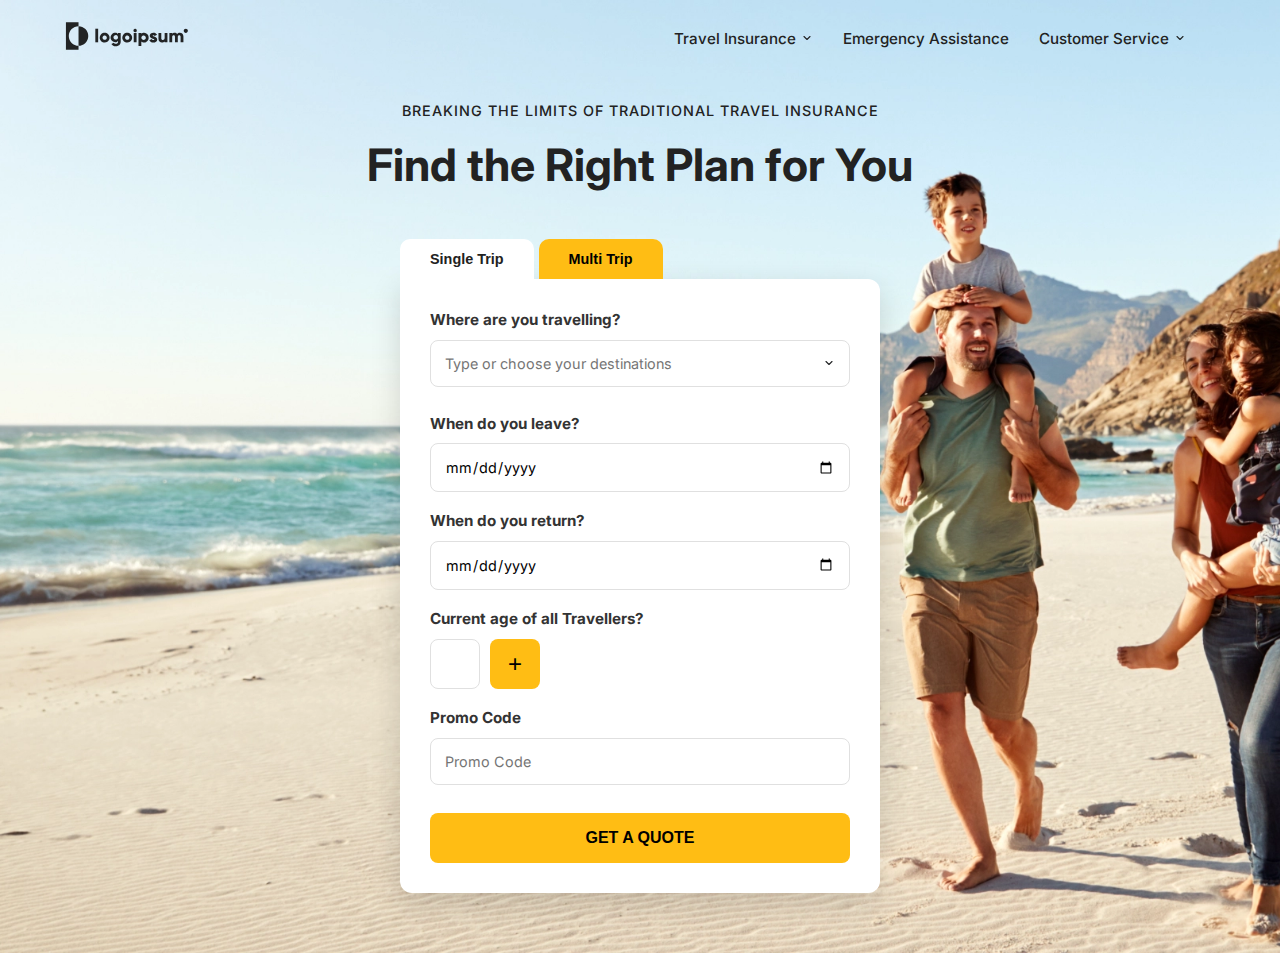
<file: index.html>
<!DOCTYPE html>
<html lang="en">

<head>
    <meta charset="UTF-8">
    <meta name="viewport" content="width=device-width, initial-scale=1.0">
    <meta name="description" content="Get the best travel insurance quotes. Secure your journey today.">
    <title>Travel Insurance</title>

    <link rel="preconnect" href="https://fonts.googleapis.com">
    <link rel="preconnect" href="https://fonts.gstatic.com" crossorigin>
    <link rel="preload" as="style"
        href="https://fonts.googleapis.com/css2?family=Inter:wght@400;500;600;700&display=swap"
        onload="this.onload=null;this.rel='stylesheet'">

    <noscript>
        <link href="https://fonts.googleapis.com/css2?family=Inter:wght@400;500;600;700&display=swap" rel="stylesheet">
    </noscript>
    <link rel="stylesheet" href="style.css">
</head>

<body>

    <div class="page-overlay" id="pageOverlay"></div>

    <header class="site-header" id="siteHeader">
        <div class="container nav-wrapper">
            <a href="/" class="logo">
                <img src="assets/logo.svg" alt="Go to homepage" class="logo-img">
            </a>

            <nav class="desktop-nav" aria-label="Main Navigation">
                <ul>
                    <li>
                        <a href="#" id="desktopInsuranceBtn" aria-expanded="false">
                            Travel Insurance <span class="arrow">
                                <img src="/assets/arrow-down.svg" alt="arrow">
                            </span>
                        </a>
                    </li>
                    <li><a href="#">Emergency Assistance</a></li>
                    <li>
                        <a href="#">Customer Service <span class="arrow">
                                <img src="/assets/arrow-down.svg" alt="arrow">
                            </span>
                    </li>
                </ul>
            </nav>

            <button class="hamburger-btn" id="hamburgerBtn" aria-label="Open navigation menu">
                <span></span>
                <span></span>
                <span></span>
            </button>
        </div>

        <div class="mega-menu" id="megaMenu" aria-hidden="true">
            <div class="container mega-content">
                <div class="mega-image">
                    <img src="assets/family.svg" alt="Family Home">
                </div>
                <div class="mega-text">
                    <h3>Travel Insurance</h3>
                    <p>Lorem ipsum dolor sit amet, consectetur adipiscing elit. Nam gravida tincidunt mi, in bibendum
                        sapien pellentesque vitae.</p>
                    <a href="/choose-plan/index.html" class=""><button class="mega-cta">GET A QUOTE</button></a>
                </div>
                <div class="mega-links">
                    <ul>
                        <li><a href="#">Plans</a></li>
                        <li><a href="#">Upgrades</a></li>
                        <li><a href="#">Traveller Type</a></li>
                        <li><a href="#">Trip Type</a></li>
                        <li><a href="#">Benefits</a></li>
                    </ul>
                </div>
            </div>
        </div>
    </header>

    <div class="mobile-nav-overlay" id="mobileNav">

        <div class="mobile-header">
            <img src="assets/logo.svg" alt="Logo" class="mobile-logo">
            <button class="close-menu-btn" id="closeMobileBtn" aria-label="Close Menu">✕</button>
        </div>

        <div class="mobile-links-container">
            <ul class="mobile-menu-list">

                <li class="mobile-item has-submenu">
                    <div class="mobile-link-header" id="mobileInsBtn">
                        <span>Travel Insurance</span>
                        <span class="mobile-arrow">
                            <img src="/assets/arrow-down.svg" alt="arrow">
                        </span>
                    </div>
                    <ul class="mobile-submenu" id="mobileInsSubmenu">
                        <li><a href="#">Plans</a></li>
                        <li><a href="#">Upgrades</a></li>
                        <li><a href="#">Traveller Type</a></li>
                        <li><a href="#">Trip Type</a></li>
                        <li><a href="#">Benefits</a></li>
                    </ul>
                </li>

                <li class="mobile-item"><a href="#">Emergency Assistance</a></li>

                <li class="mobile-item has-submenu">
                    <div class="mobile-link-header">
                        <span>Customer Service</span>
                        <span class="mobile-arrow">
                            <img src="/assets/arrow-down.svg" alt="arrow">
                        </span>
                    </div>
                </li>
            </ul>
        </div>
    </div>

    <main>
        <section class="hero-section" lazy="loaded">
            <div class="container hero-content">
                <div class="hero-text">
                    <p class="sub-headline">BREAKING THE LIMITS OF TRADITIONAL TRAVEL INSURANCE</p>
                    <h1>Find the Right Plan for You</h1>
                </div>

                <div class="quote-component">
                    <div class="tab-group">
                        <button class="tab-btn" data-tab="single">Single Trip</button>
                        <button class="tab-btn active" data-tab="multi">Multi Trip</button>
                    </div>
                    <form class="quote-form" id="insuranceForm">
                        <div class="form-group">
                            <label for="destinationInput">Where are you travelling?</label>

                            <div class="input-wrapper select-style">
                                <input type="text" id="destinationInput" placeholder="Type or choose your destinations"
                                    autocomplete="off" />
                                <span class="chevron">
                                    <img src="/assets/arrow-down.svg" alt="arrow">
                                </span>
                            </div>

                            <!-- Dropdown -->
                            <div id="destinationDropdown" class="destination-dropdown"></div>

                            <!-- Selected tags -->
                            <div class="tags-container" id="tagsContainer"></div>
                        </div>

                        <div class="form-group">
                            <label for="leaveDate">When do you leave?</label>
                            <input type="date" id="leaveDate" class="date-input">
                        </div>
                        <div class="form-group">
                            <label for="returnDate">When do you return?</label>
                            <input type="date" id="returnDate" class="date-input">
                        </div>
                        <div class="form-group">
                            <label for="age-1">Current age of all Travellers?</label>
                            <div class="age-input-group" id="ageWrapper">
                                <div class="age-box">
                                    <input type="number" id="age-1" aria-label="Traveller age">
                                </div>
                                <button type="button" class="add-age-btn" id="addAgeBtn">+</button>
                            </div>
                        </div>
                        <div class="form-group">
                            <label for="promoCode" class="visually-hidden">Promo Code</label>
                            <input type="text" id="promoCode" placeholder="Promo Code" class="promo-input" />
                        </div>
                        <button type="submit" class="cta-button" aria-label="Get travel insurance quote">GET A
                            QUOTE</button>
                    </form>
                </div>
            </div>
        </section>
    </main>

    <script src="app.js" defer></script>

</body>

</html>
</file>
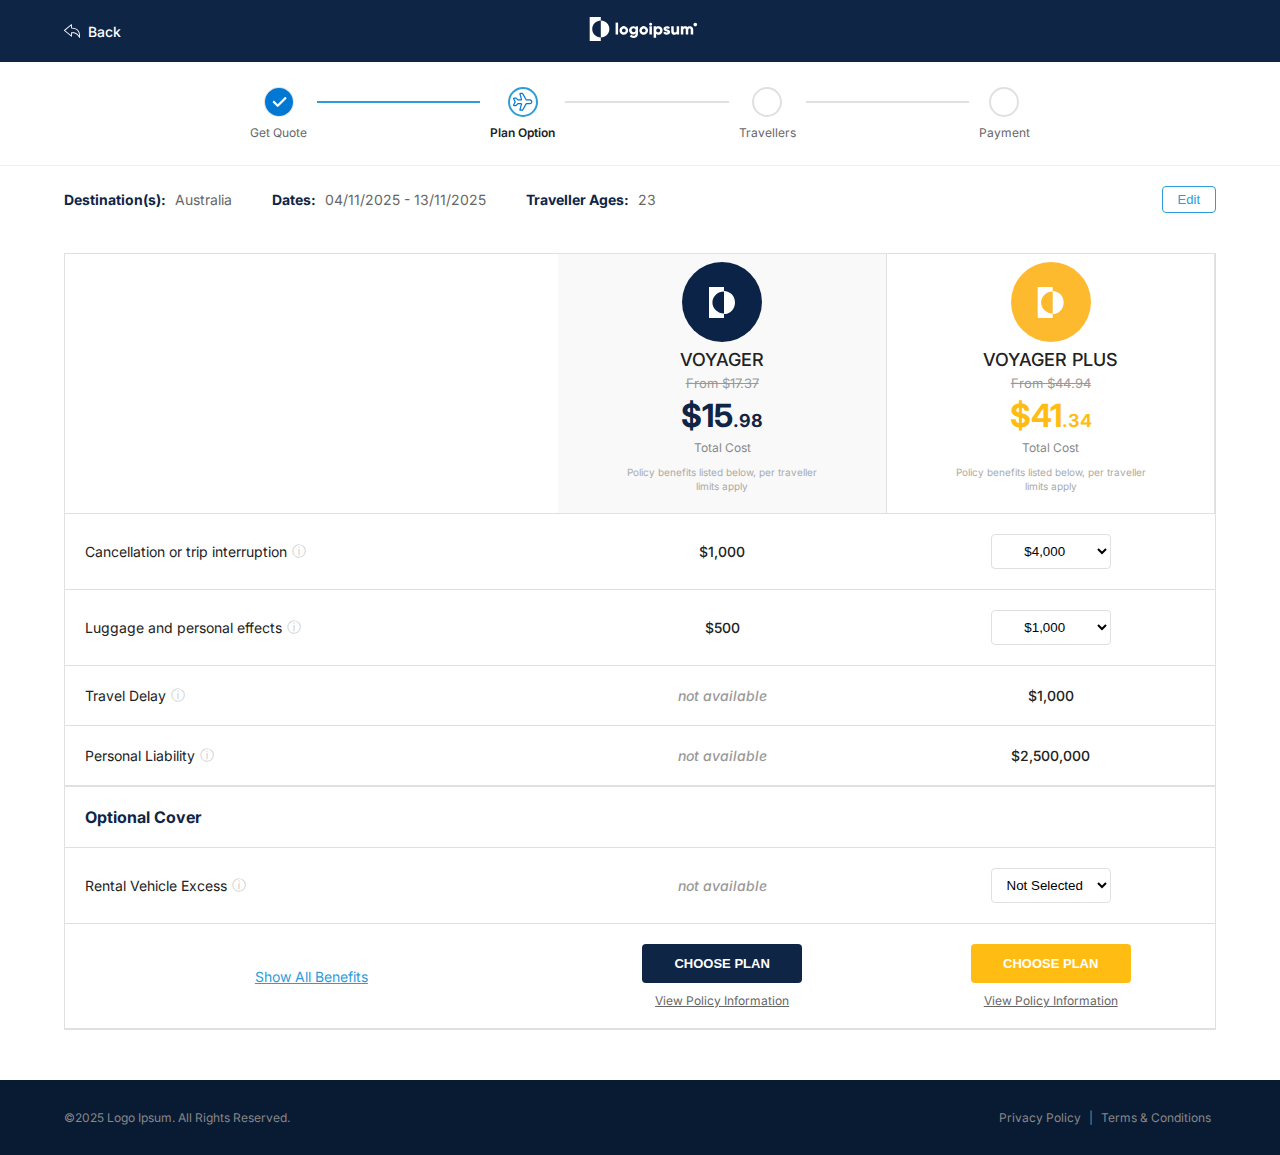
<file: choose-plan/index.html>
<!DOCTYPE html>
<html lang="en">
<head>
    <meta charset="UTF-8">
    <meta name="viewport" content="width=device-width, initial-scale=1.0">
    <meta name="description" content="Compare and choose the best travel insurance plan for your trip to Australia.">
    <title>Choose Your Plan - Travel Insurance</title>
    
    <link rel="preconnect" href="https://fonts.googleapis.com">
    <link rel="preconnect" href="https://fonts.gstatic.com" crossorigin>
    <link href="https://fonts.googleapis.com/css2?family=Inter:wght@400;500;600;700&display=swap" rel="stylesheet">
    
    <link rel="stylesheet" href="style.css">
</head>
<body>

    <header class="top-header">
        <div class="container header-wrapper">
            <a href="../index.html" class="back-link">
                <img src="../assets/back.svg" alt="Logoipsum" class="arrow-icon"> Back
            </a>
            <div class="logo">
                <img src="../assets/logo.svg" alt="Logoipsum"> 
            </div>
            <div class="header-spacer"></div> </div>
    </header>

    <section class="progress-section">
        <div class="container">
            <ul class="progress-bar">
                <li class="step completed">
                    <div class="step-icon">
                        <img src="../assets/tick.svg" alt="Completed">
                    </div>
                    <span class="step-text">Get Quote</span>
                </li>
                <li class="step active">
                    <div class="step-icon plane-icon">
                        <img src="../assets/plane.svg" alt="Current Step">
                    </div>
                    <span class="step-text">Plan Option</span>
                </li>
                <li class="step">
                    <div class="step-circle"></div>
                    <span class="step-text">Travellers</span>
                </li>
                <li class="step">
                    <div class="step-circle"></div>
                    <span class="step-text">Payment</span>
                </li>
            </ul>
        </div>
    </section>

    <section class="summary-section">
        <div class="container summary-wrapper">
            <div class="summary-item">
                <span class="label">Destination(s):</span>
                <span class="value">Australia</span>
            </div>
            <div class="summary-item">
                <span class="label">Dates:</span>
                <span class="value">04/11/2025 - 13/11/2025</span>
            </div>
            <div class="summary-item">
                <span class="label">Traveller Ages:</span>
                <span class="value">23</span>
            </div>
            <button class="edit-btn">Edit</button>
        </div>
    </section>

    <main class="container plan-container">
        
        <div class="mobile-plan-tabs">
            <button class="plan-tab" onclick="switchPlan('voyager')">
                <span class="tab-name">VOYAGER</span>
                <span class="tab-price">$15.98</span>
            </button>
            <button class="plan-tab active" onclick="switchPlan('voyager-plus')">
                <span class="tab-name">VOYAGER PLUS</span>
                <span class="tab-price text-yellow">$41.34</span>
            </button>
        </div>

        <div class="comparison-grid" id="comparisonGrid">
            
            <div class="grid-header desktop-only"></div> <div class="plan-header-card" data-plan="voyager">
                <div class="plan-icon navy-bg">
                    <div class="icon-shape">
                        <img src="../assets/smlogonevy.svg" alt="Voyager">
                    </div>
                </div>
                <h3>VOYAGER</h3>
                <p class="from-price">From $17.37</p>
                <div class="big-price">
                    $15<span class="cents">.98</span>
                </div>
                <p class="total-label">Total Cost</p>
                <p class="disclaimer">Policy benefits listed below, per traveller limits apply</p>
            </div>

            <div class="plan-header-card recommended" data-plan="voyager-plus">
                <div class="plan-icon yellow-bg">
                    <div class="icon-shape">
                        <img src="../assets/smlogoyellow.svg" alt="Voyager Plus">
                    </div>
                </div>
                <h3>VOYAGER PLUS</h3>
                <p class="from-price">From $44.94</p>
                <div class="big-price yellow-text">
                    $41<span class="cents">.34</span>
                </div>
                <p class="total-label">Total Cost</p>
                <p class="disclaimer">Policy benefits listed below, per traveller limits apply</p>
            </div>

            <div class="feature-row">
                <div class="feature-name">
                    Cancellation or trip interruption <span class="info-icon">ⓘ</span>
                </div>
                <div class="feature-val" data-plan="voyager">$1,000</div>
                <div class="feature-val" data-plan="voyager-plus">
                    <select class="custom-select">
                        <option>$4,000</option>
                        <option>$5,000</option>
                    </select>
                </div>
            </div>

            <div class="feature-row">
                <div class="feature-name">
                    Luggage and personal effects <span class="info-icon">ⓘ</span>
                </div>
                <div class="feature-val" data-plan="voyager">$500</div>
                <div class="feature-val" data-plan="voyager-plus">
                    <select class="custom-select">
                        <option>$1,000</option>
                        <option>$2,000</option>
                    </select>
                </div>
            </div>

            <div class="feature-row">
                <div class="feature-name">Travel Delay <span class="info-icon">ⓘ</span></div>
                <div class="feature-val gray-text" data-plan="voyager">not available</div>
                <div class="feature-val" data-plan="voyager-plus">$1,000</div>
            </div>

            <div class="feature-row">
                <div class="feature-name">Personal Liability <span class="info-icon">ⓘ</span></div>
                <div class="feature-val gray-text" data-plan="voyager">not available</div>
                <div class="feature-val" data-plan="voyager-plus">$2,500,000</div>
            </div>

            <div class="section-divider">Optional Cover</div>

            <div class="feature-row">
                <div class="feature-name">Rental Vehicle Excess <span class="info-icon">ⓘ</span></div>
                <div class="feature-val gray-text" data-plan="voyager">not available</div>
                <div class="feature-val" data-plan="voyager-plus">
                    <select class="custom-select">
                        <option>Not Selected</option>
                        <option>Cover Added</option>
                    </select>
                </div>
            </div>

            <div class="grid-footer desktop-only">
                <a href="#" class="link-blue">Show All Benefits</a>
            </div>

            <div class="grid-footer" data-plan="voyager">
                <button class="btn-choose navy">CHOOSE PLAN</button>
                <a href="#" class="link-small">View Policy Information</a>
            </div>

            <div class="grid-footer" data-plan="voyager-plus">
                <button class="btn-choose yellow">CHOOSE PLAN</button>
                <a href="#" class="link-small">View Policy Information</a>
                <a href="#" class="link-blue mobile-only">Show all benefits</a>
            </div>

        </div>
    </main>

    <footer class="site-footer">
        <div class="container footer-content">
            <p>©2025 Logo Ipsum. All Rights Reserved.</p>
            <div class="footer-links">
                <a href="#">Privacy Policy</a> | <a href="#">Terms & Conditions</a>
            </div>
        </div>
    </footer>

    <script src="app.js" defer></script>
</body>
</html>
</file>
<file: style.css>
:root {
    --primary-yellow: #ffbd14;
    --primary-yellow-hover: #e5a912;
    --primary-dark: #0f2545;
    --header-dark-bg: #2b2e32;
    --text-dark: #222222;
    --text-light: #555555;
    --text-white: #ffffff;
    --text-red: #d93025;
    --border-color: #e0e0e0;

    --font-family: 'Inter', sans-serif;
    --container-width: 1200px;
    --card-shadow: 0 10px 30px rgba(0, 0, 0, 0.15);
}

* {
    margin: 0;
    padding: 0;
    box-sizing: border-box;
}

body {
    font-family: var(--font-family);
    color: var(--text-dark);
    line-height: 1.5;
    overflow-x: hidden;
}

ul {
    list-style: none;
}

a {
    text-decoration: none;
    color: inherit;
}

.container {
    width: 90%;
    max-width: var(--container-width);
    margin: 0 auto;
}


.page-overlay {
    position: fixed;
    top: 0;
    left: 0;
    width: 100%;
    height: 100%;
    background: rgba(0, 0, 0, 0.6);
    z-index: 90;
    opacity: 0;
    visibility: hidden;
    transition: opacity 0.3s ease;
}

.page-overlay.active {
    opacity: 1;
    visibility: visible;
}


.site-header {
    position: absolute;
    top: 0;
    left: 0;
    width: 100%;
    z-index: 100;
    transition: background-color 0.3s ease;
}

.site-header.menu-open {
    background-color: var(--header-dark-bg);
}

.nav-wrapper {
    display: flex;
    justify-content: space-between;
    align-items: center;
    padding: 20px 0;
    position: relative;
    z-index: 101;
}

.logo-img {
    height: 32px;
    transition: filter 0.3s ease;
}

.site-header.menu-open .logo-img {
    filter: brightness(0) invert(1);
}

.desktop-nav {
    margin-left: auto;
}

.desktop-nav ul {
    display: flex;
    gap: 30px;
    align-items: center;
}

.desktop-nav a {
    font-weight: 500;
    font-size: 0.95rem;
    color: var(--text-dark);
    display: flex;
    align-items: center;
    gap: 5px;
    transition: color 0.3s ease;
}

.desktop-nav .arrow {
    font-size: 0.8rem;
    margin-top: 2px;
}

.site-header.menu-open .desktop-nav a {
    color: var(--text-white);
}

.hamburger-btn {
    display: none;
}


.mega-menu {
    position: absolute;
    top: 100%;
    left: 0;
    width: 100%;
    background: #ffffff;
    padding: 50px 0;
    opacity: 0;
    visibility: hidden;
    transform: translateY(-10px);
    transition: all 0.3s ease;
    box-shadow: 0 15px 30px rgba(0, 0, 0, 0.1);
    border-top: 1px solid rgba(0, 0, 0, 0.05);
}

.mega-menu.active {
    opacity: 1;
    visibility: visible;
    transform: translateY(0);
}

.mega-content {
    display: grid;
    grid-template-columns: 1.5fr 2fr 1fr;
    gap: 40px;
    align-items: start;
}

.mega-image img {
    width: 100%;
    border-radius: 6px;
    object-fit: cover;
}

.mega-text h3 {
    font-size: 1.8rem;
    font-weight: 700;
    margin-bottom: 15px;
}

.mega-text p {
    color: var(--text-light);
    margin-bottom: 25px;
    line-height: 1.6;
}

.mega-cta {
    background-color: var(--primary-yellow);
    border: none;
    padding: 12px 30px;
    font-weight: 700;
    font-size: 0.9rem;
    cursor: pointer;
    border-radius: 4px;
    text-transform: uppercase;
    transition: background 0.2s;
}

.mega-cta:hover {
    background-color: var(--primary-yellow-hover);
}

.mega-links ul {
    display: flex;
    flex-direction: column;
    gap: 15px;
}

.mega-links a {
    font-weight: 600;
    color: var(--primary-dark);
    transition: color 0.2s;
}

.mega-links a:hover {
    color: var(--primary-yellow);
}


.mobile-nav-overlay {
    position: fixed;
    top: 0;
    left: 0;
    width: 100%;
    height: 100vh;
    background: #ffffff;
    z-index: 200;
    display: flex;
    flex-direction: column;
    transform: translateX(100%);
    visibility: hidden;
    transition: transform 0.4s cubic-bezier(0.77, 0, 0.175, 1);
}

.mobile-nav-overlay.active {
    transform: translateX(0);
    visibility: visible;
}

.mobile-header {
    display: flex;
    justify-content: space-between;
    align-items: center;
    padding: 20px 25px;
}

.mobile-logo {
    height: 32px;
}

.close-menu-btn {
    background: none;
    border: none;
    font-size: 2rem;
    color: var(--text-dark);
    cursor: pointer;
    line-height: 1;
}

.mobile-links-container {
    padding: 20px 25px;
    overflow-y: auto;
}

.mobile-item {
    margin-bottom: 25px;
    border-bottom: 1px solid transparent;
}

.mobile-item>a,
.mobile-link-header {
    font-size: 1.1rem;
    font-weight: 600;
    color: var(--text-dark);
    display: flex;
    justify-content: space-between;
    align-items: center;
    cursor: pointer;
    width: 100%;
}

.mobile-link-header.active {
    color: var(--text-red);
}

.mobile-arrow {
    transition: transform 0.3s ease;
}

.mobile-link-header.active .mobile-arrow {
    transform: rotate(180deg);
}

.mobile-submenu {
    padding-left: 15px;
    max-height: 0;
    overflow: hidden;
    transition: max-height 0.3s ease-out;
}

.mobile-submenu li {
    margin-top: 15px;
}

.mobile-submenu a {
    font-size: 1rem;
    font-weight: 500;
    color: #444;
}


.hero-section {
    background: url('/assets/bg.webp') no-repeat center center/cover;
    min-height: 100vh;
    display: flex;
    align-items: center;
    justify-content: center;
    padding: 100px 0 60px 0;
}

.hero-content {
    display: flex;
    flex-direction: column;
    align-items: center;
    width: 100%;
}

.hero-text {
    text-align: center;
    margin-bottom: 40px;
    color: var(--text-dark);
}

.sub-headline {
    text-transform: uppercase;
    font-size: 0.9rem;
    letter-spacing: 1px;
    margin-bottom: 10px;
    font-weight: 500;
}

.hero-text h1 {
    font-size: 2.8rem;
    font-weight: 700;
}


.quote-component {
    width: 100%;
    max-width: 480px;
}

.tab-group {
    display: flex;
    gap: 0;
}

.tab-btn {
    padding: 12px 30px;
    border: none;
    margin-right: 5px;
    border-radius: 10px 10px 0 0;
    font-weight: 700;
    font-size: 0.9rem;
    cursor: pointer;
    background: #ffffff;
    color: var(--text-dark);
    transition: background 0.3s;
}

.tab-btn.active {
    background: var(--primary-yellow);
    color: #000;
}

.quote-form {
    background: #ffffff;
    padding: 30px;
    border-radius: 0 12px 12px 12px;
    box-shadow: var(--card-shadow);
    display: flex;
    flex-direction: column;
    gap: 18px;
}

.form-group label {
    display: block;
    font-weight: 700;
    font-size: 0.95rem;
    margin-bottom: 8px;
    color: #333;
}

input[type="text"],
input[type="date"],
input[type="number"] {
    width: 100%;
    padding: 14px;
    border: 1px solid var(--border-color);
    border-radius: 8px;
    font-size: 0.9rem;
    font-family: inherit;
    outline: none;
    background: #fff;
    transition: border 0.2s;
}

input:focus {
    border-color: var(--primary-dark);
}


.chevron img,
.arrow img,
.mobile-arrow img {
    width: 12px;
    height: 12px;
    transition: transform 0.3s ease;
}

.input-wrapper .chevron {
    position: absolute;
    right: 15px;
    top: 50%;
    transform: translateY(-50%);
    pointer-events: none;
}

.mobile-link-header.active .mobile-arrow img {
    transform: rotate(180deg);
}

.site-header.menu-open .arrow img {
    transform: rotate(180deg);
}

.input-wrapper.active .chevron img {
    transform: rotate(180deg);
}


.input-wrapper {
    position: relative;
}

.dropdown-item.active {
    background: #e9eef5;
}

.tags-container {
    display: flex;
    flex-wrap: wrap;
    gap: 8px;
    margin-top: 8px;
}

.tag {
    background: var(--primary-dark);
    color: #fff;
    padding: 6px 12px;
    border-radius: 4px;
    font-size: 0.85rem;
    font-weight: 500;
    display: flex;
    align-items: center;
    gap: 8px;
}

.remove-tag {
    background: transparent;
    border: none;
    color: #fff;
    cursor: pointer;
    font-size: 1.1rem;
}

/* Age Input Section */
.age-input-group {
    display: flex;
    gap: 10px;
    flex-wrap: wrap;
}

.age-box {
    width: 50px;
    height: 50px;
}

.age-box input {
    text-align: center;
    padding: 0;
    height: 100%;
}

.add-age-btn {
    width: 50px;
    height: 50px;
    background: var(--primary-yellow);
    border: none;
    border-radius: 8px;
    font-size: 1.5rem;
    cursor: pointer;
    display: flex;
    align-items: center;
    justify-content: center;
    transition: background 0.2s;
}

.add-age-btn:hover {
    background: var(--primary-yellow-hover);
}

.cta-button {
    background: var(--primary-yellow);
    color: #000;
    border: none;
    padding: 16px;
    width: 100%;
    border-radius: 8px;
    font-weight: 800;
    font-size: 1rem;
    text-transform: uppercase;
    cursor: pointer;
    margin-top: 10px;
    transition: background 0.2s;
}

.cta-button:hover {
    background: var(--primary-yellow-hover);
}



.form-group {
    position: relative;
}

.destination-dropdown {
    position: absolute;
    top: calc(100% - 8px);
    left: 0;
    width: 100%;
    background: #fff;
    max-height: 220px;
    overflow-y: auto;
    border: 1px solid var(--header-dark-bg);
    border-radius: 8px;
    box-shadow: 0 8px 20px rgba(0, 0, 0, 0.08);
    font-size: 0.9rem;
    z-index: 50;
    margin-top: 6px;
    display: none;
}

.dropdown-title {
    padding: 10px 14px;
    font-weight: 700;
    color: #555;
    background: #fafafa;
}

.dropdown-item {
    padding: 12px 14px;
    cursor: pointer;
}

.dropdown-item:hover {
    background: #f2f4f7;
}

.dropdown-empty {
    padding: 14px;
    text-align: center;
    color: #777;
}



/* Tablet & Mobile Devices (< 992px) */
@media (max-width: 992px) {

    .desktop-nav {
        display: none;
    }

    .mega-menu {
        display: none !important;
    }

    .hamburger-btn {
        display: flex;
        flex-direction: column;
        justify-content: space-between;
        width: 28px;
        height: 20px;
        background: none;
        border: none;
        cursor: pointer;
        z-index: 102;
    }

    .hamburger-btn span {
        display: block;
        width: 100%;
        height: 2px;
        background: var(--text-dark);
        border-radius: 2px;
        transition: background 0.3s;
    }

    .site-header {
        background: rgba(255, 255, 255, 0.95);
        position: relative;
    }

    .hero-section {
        padding: 40px 0;
        align-items: flex-start;
    }

    .hero-text h1 {
        font-size: 2rem;
    }

    .quote-component {
        width: 100%;
    }
}

@media (max-width: 480px) {
    .quote-form {
        padding: 20px;
    }
}




.destination-dropdown::-webkit-scrollbar,
.mobile-links-container::-webkit-scrollbar {
    width: 6px;
}

.destination-dropdown::-webkit-scrollbar-track,
.mobile-links-container::-webkit-scrollbar-track {
    background: transparent;
}

.destination-dropdown::-webkit-scrollbar-thumb,
.mobile-links-container::-webkit-scrollbar-thumb {
    background-color: rgba(0, 0, 0, 0.25);
    border-radius: 10px;
}

.destination-dropdown::-webkit-scrollbar-button,
.mobile-links-container::-webkit-scrollbar-button {
    display: none;
}

.destination-dropdown,
.mobile-links-container {
    scrollbar-width: thin;
    scrollbar-color: rgba(0, 0, 0, 0.3) transparent;
}



input[type=number]::-webkit-inner-spin-button,
input[type=number]::-webkit-outer-spin-button {
    -webkit-appearance: none;
    margin: 0;
}

input[type=number] {
    -moz-appearance: textfield;
}
</file>
<file: choose-plan/style.css>
:root {
    --primary-yellow: #ffbd14;
    --primary-navy: #0f2545;
    --primary-navy-dark: #091a33;
    --text-dark: #222;
    --text-light: #666;
    --border-color: #e0e0e0;
    --bg-light: #f9f9f9;
    --bg-white: #ffffff;
    --font-family: 'Inter', sans-serif;
}

* {
    margin: 0;
    padding: 0;
    box-sizing: border-box;
}

body {
    font-family: var(--font-family);
    background-color: var(--bg-white);
    color: var(--text-dark);
}

.container {
    max-width: 1200px;
    width: 90%;
    margin: 0 auto;
}

.top-header {
    background-color: var(--primary-navy);
    padding: 15px 0;
    color: white;
}

.header-wrapper {
    display: flex;
    justify-content: space-between;
    align-items: center;
}

.back-link {
    color: white;
    text-decoration: none;
    font-size: 14px;
    display: flex;
    align-items: center;
    gap: 8px;
    font-weight: 500;
}

.logo img {
    height: 28px;
    filter: brightness(0) invert(1);
}

.arrow-icon {
    width: 16px;
    height: 16px;
    display: inline-block;
}

.header-spacer {
    width: 50px;
}


.progress-section {
    padding: 25px 0;
    border-bottom: 1px solid #eee;
}

.progress-bar {
    display: flex;
    justify-content: space-between;
    list-style: none;
    position: relative;
    max-width: 800px;
    margin: 0 auto;
}

.progress-bar::before {
    content: '';
    position: absolute;
    top: 14px;
    left: 0;
    width: 100%;
    height: 2px;
    background: #e0e0e0;
    z-index: 0;
}

.progress-bar::after {
    content: '';
    position: absolute;
    top: 14px;
    left: 0;
    width: 35%;
    height: 2px;
    background: #2d9cdb;
    z-index: 1;
}

.step {
    position: relative;
    z-index: 2;
    background: #fff;
    padding: 0 10px;
    display: flex;
    flex-direction: column;
    align-items: center;
    gap: 8px;
}

.step-icon,
.step-circle {
    width: 30px;
    height: 30px;
    border-radius: 50%;
    display: flex;
    align-items: center;
    justify-content: center;
    border: 2px solid #e0e0e0;
    background: white;
    font-weight: bold;
    color: #fff;
}

.step-icon img {
    width: 28px;
    height: 28px;
}
.plane-icon img{
    width: 20px;
    height: 20px;
}

.step.active .step-icon {
    border-color: #2d9cdb;
    color: #2d9cdb;
    font-size: 18px;
}

.step-text {
    font-size: 12px;
    color: var(--text-light);
}

.step.active .step-text {
    color: var(--text-dark);
    font-weight: 600;
}

.summary-section {
    padding: 20px 0;
    background: #fff;

}

.summary-wrapper {
    display: flex;
    gap: 40px;
    align-items: center;
    font-size: 14px;
}

.summary-item .label {
    font-weight: 700;
    color: var(--primary-navy);
    margin-right: 5px;
}

.summary-item .value {
    color: var(--text-light);
}

.edit-btn {
    margin-left: auto;
    background: none;
    border: 1px solid #2d9cdb;
    color: #2d9cdb;
    padding: 5px 15px;
    border-radius: 4px;
    cursor: pointer;
    font-size: 13px;
}

.plan-container {
    margin-top: 20px;
    margin-bottom: 50px;
}

.mobile-plan-tabs {
    display: none;
}

.mobile-only {
    display: none;
}

.comparison-grid {
    display: grid;
    grid-template-columns: 1.5fr 1fr 1fr;
    border: 1px solid var(--border-color);
    background: #fff;
}

.grid-header,
.plan-header-card,
.feature-row,
.grid-footer,
.section-divider {
    padding: 20px;
    border-bottom: 1px solid var(--border-color);
}

.plan-header-card {
    background: var(--bg-light);
    text-align: center;
    display: flex;
    flex-direction: column;
    align-items: center;
}

.plan-header-card.recommended {
    border-left: 1px solid var(--border-color);
    border-right: 1px solid var(--border-color);
    position: relative;
    background: #fff;
}

.plan-icon {
    width: 60px;
    height: 60px;
    border-radius: 50%;
    display: flex;
    align-items: center;
    justify-content: center;
    margin-bottom: 15px;
}


.plan-header-card h3 {
    font-size: 18px;
    font-weight: 500;
    margin-bottom: 5px;
    color: var(--text-dark);
}

.from-price {
    font-size: 13px;
    color: #999;
    text-decoration: line-through;
}

.big-price {
    font-size: 32px;
    font-weight: 700;
    color: var(--primary-navy);
    margin: 5px 0;
}

.big-price.yellow-text {
    color: var(--primary-yellow);
}

.cents {
    font-size: 18px;
}

.total-label {
    font-size: 12px;
    color: #888;
    margin-bottom: 10px;
}

.disclaimer {
    font-size: 10px;
    color: #aaa;
    max-width: 200px;
    line-height: 1.4;
}

.feature-row {
    display: contents;
}

.comparison-grid>.feature-row>div {
    padding: 20px;
    border-bottom: 1px solid var(--border-color);
    display: flex;
    align-items: center;
}

.feature-name {
    font-size: 14px;
    color: var(--text-dark);
}

.info-icon {
    color: #ccc;
    margin-left: 5px;
    cursor: help;
}

.feature-val {
    justify-content: center;
    font-weight: 500;
    font-size: 14px;
}

.gray-text {
    color: #999;
    font-style: italic;
}

.custom-select {
    padding: 8px;
    border: 1px solid var(--border-color);
    border-radius: 4px;
    background: white;
    width: 100%;
    max-width: 120px;
    text-align: center;
}

.section-divider {
    grid-column: 1 / -1;
    background: #fff;
    font-weight: 700;
    color: var(--primary-navy);
    border-top: 1px solid var(--border-color);
}

.grid-footer {
    display: flex;
    flex-direction: column;
    align-items: center;
    gap: 10px;
    justify-content: center;
}

.btn-choose {
    padding: 12px 25px;
    border: none;
    border-radius: 4px;
    font-weight: 700;
    text-transform: uppercase;
    cursor: pointer;
    font-size: 13px;
    width: 100%;
    max-width: 160px;
}

.btn-choose.navy {
    background: var(--primary-navy);
    color: white;
}

.btn-choose.yellow {
    background: var(--primary-yellow);
    color: white;
}

.link-small {
    font-size: 12px;
    color: #666;
    text-decoration: underline;
}

.link-blue {
    color: #2d9cdb;
    font-size: 14px;
}

.site-footer {
    background: var(--primary-navy-dark);
    color: #888;
    padding: 30px 0;
    font-size: 12px;
}

.footer-content {
    display: flex;
    justify-content: space-between;
}

.footer-links a {
    color: #888;
    text-decoration: none;
    margin: 0 5px;
}


@media (max-width: 768px) {

    .summary-wrapper {
        flex-direction: column;
        align-items: flex-start;
        gap: 10px;
    }

    .edit-btn {
        position: absolute;
        top: 20px;
        right: 20px;
    }

    .summary-section {
        position: relative;
    }

    .comparison-grid {
        display: block;
        border: none;
        background: transparent;
    }

    .desktop-only {
        display: none !important;
    }

    .mobile-plan-tabs {
        display: flex;
        border: 1px solid var(--border-color);
        background: #fff;
        margin-bottom: 20px;
    }

    .plan-tab {
        flex: 1;
        background: none;
        border: none;
        padding: 15px;
        display: flex;
        flex-direction: column;
        align-items: center;
        cursor: pointer;
        border-right: 1px solid var(--border-color);
    }

    .plan-tab:last-child {
        border-right: none;
    }

    .plan-tab .tab-name {
        font-weight: 700;
        font-size: 12px;
        color: #888;
        margin-bottom: 4px;
        text-transform: uppercase;
    }

    .plan-tab .tab-price {
        font-weight: 700;
        font-size: 16px;
        color: var(--primary-navy);
    }

    .plan-tab .tab-price.text-yellow {
        color: var(--primary-yellow);
    }

    .plan-tab.active {
        background: #f4f4f4;
    }


    .plan-header-card {
        border: 1px solid var(--border-color);
        border-bottom: none;
        background: #fff;
        padding-top: 40px;
    }

    .comparison-grid>.feature-row>div {
        display: flex;
        justify-content: space-between;
        width: 100%;
        padding: 15px 20px;
        background: #fff;
        border-left: 1px solid var(--border-color);
        border-right: 1px solid var(--border-color);
    }


    .feature-name {
        font-weight: 500;
    }

    .section-divider {
        border: 1px solid var(--border-color);
        margin-top: -1px;
    }

    .grid-footer {
        border: 1px solid var(--border-color);
        border-top: none;
        background: #fff;
        padding: 30px 20px;
    }

    .mobile-only {
        display: block;
        margin-top: 15px;
    }

    .progress-bar .step-text {
        display: none;
    }

    .step-text {
        font-size: 10px;
    }

    .progress-bar {
        justify-content: space-around;
    }
}
</file>
